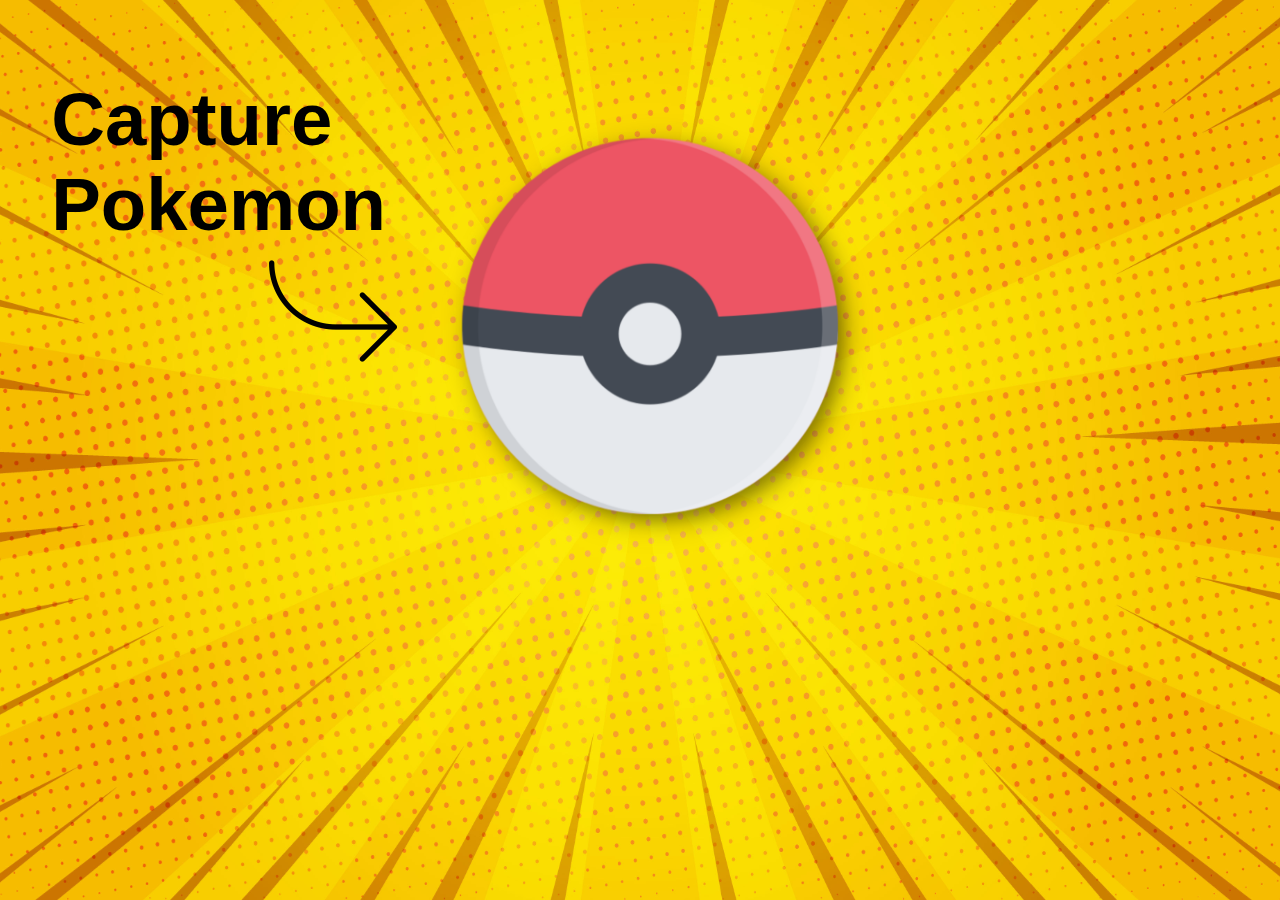
<file: index.html>
<!DOCTYPE html>
<html lang="pt-BR">

<head>
  <meta charset="utf-8">
  <meta name="viewport" content="width=device-width, initial-scale=1.0">
  <meta name="description" content="O lugar certo para você encontra o próximo Pokémon que vai capturar!">
  <title>CAPTURE POKÉMON</title>
  <link rel="stylesheet" href="styles.css" />
  <link rel="stylesheet" href="home.css" />
</head>

<body class="initial-home">
  <header></header>
  <main>
    <section class="position-section-home">
      <div class="position-home">
        <h1 class="title-home">Capture <br>Pokemon</h1>
        <img src="image/home-arrow.png" class="arrow">
      </div>
        <a href="card.html" class="position-pokeball">
          <img src="image/pokeball.png" alt ="Pokebola" class="pokeball">
        </a>
    </section>
    </main>

    <footer></footer>
</body>

</html>
</file>
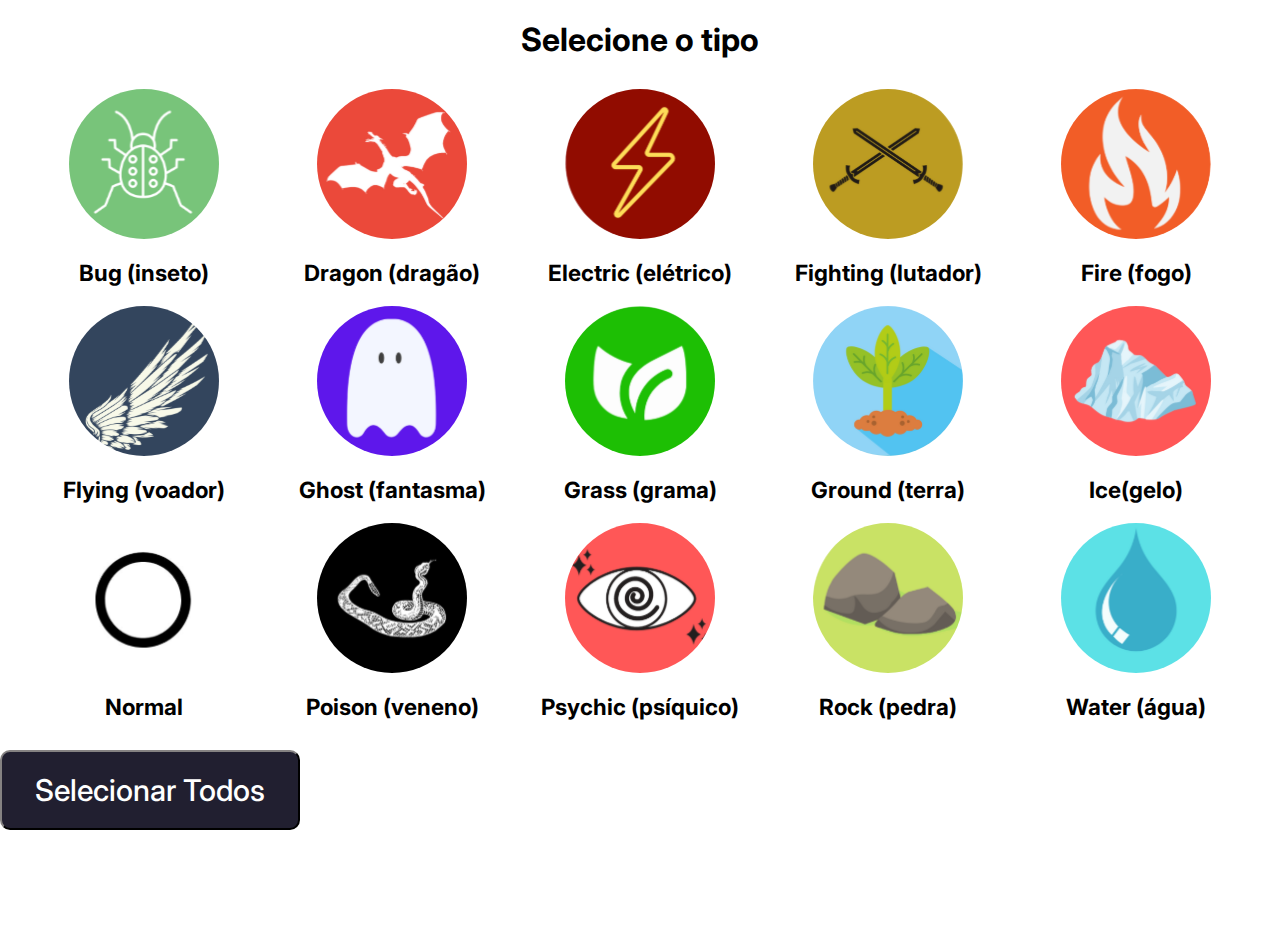
<file: src/types.html>
<!DOCTYPE html>
<html lang="pt-BR">

<head>
    <meta charset="UTF-8">
    <meta name="viewport" content="width=device-width, initial-scale=1.0">
    <meta name="description" content="O lugar certo para você encontra o próximo Pokémon que vai capturar!">
    <title>CAPTURE POKÉMON</title>
    <link rel="stylesheet" href="styles.css" />
    <link rel="stylesheet" href="types.css" />
</head>

<body class="types">
    <header>
        <img>
        <h1 class="selection">Selecione o tipo</h1>
    </header>

    <main>
        <section>
            <div class="types-pokemons">
                <div class="type-pokemon">
                    <img src="image/type-bug.svg" alt="Imagem de um inseto" class="image">
                    <h2 class="title">Bug (inseto)</h2>
                </div>
                <div class="type-pokemon">
                    <img src="image/type-dragon.svg" alt="Imagem de um dragão" class="image">
                    <h2 class="title">Dragon (dragão)</h2>
                </div>
                <div class="type-pokemon">
                    <img src="image/type-electric.svg" alt="Imagem de um raio" class="image">
                    <h2 class="title">Electric (elétrico)</h2>
                </div>
                <div class="type-pokemon">
                    <img src="image/type-fighting.svg" alt="Imagem de duas espadas" class="image">
                    <h2 class="title">Fighting (lutador)</h2>
                </div>
                <div class="type-pokemon">
                    <img src="image/type-fire.svg" alt="Imagem de uma chama" class="image">
                    <h2 class="title">Fire (fogo)</h2>
                </div>
                <div class="type-pokemon">
                    <img src="image/type-flying.svg" alt="Imagem de uma asa" class="image">
                    <h2 class="title">Flying (voador)</h2>
                </div>
                <div class="type-pokemon">
                    <img src="image/type-ghost.svg" alt="Imagem de um fantasma" class="image">
                    <h2 class="title">Ghost (fantasma)</h2>
                </div>
                <div class="type-pokemon">
                    <img src="image/type-grass.svg" alt="Imagem de uma grama" class="image">
                    <h2 class="title">Grass (grama)</h2>
                </div>
                <div class="type-pokemon">
                    <img src="image/type-ground.svg" alt="Imagem de uma folha na terra" class="image">
                    <h2 class="title">Ground (terra)</h2>
                </div>
                <div class="type-pokemon">
                    <img src="image/type-ice.svg" alt="Imagem de gelo" class="image">
                    <h2 class="title">Ice(gelo)</h2>
                </div>
                <div class="type-pokemon">
                    <img src="image/type-normal.svg" alt="Imagem de um círculo preto" class="image">
                    <h2 class="title">Normal</h2>
                </div>
                <div class="type-pokemon">
                    <img src="image/type-poison.svg" alt="Imagem de uma cobra" class="image">
                    <h2 class="title">Poison (veneno)</h2>
                </div>
                <div class="type-pokemon">
                    <img src="image/type-psychic.svg" alt="Imagem de um olho" class="image">
                    <h2 class="title">Psychic (psíquico)</h2>
                </div>
                <div class="type-pokemon">
                    <img src="image/type-rock.svg" alt="Imagem de duas rochas" class="image">
                    <h2 class="title">Rock (pedra)</h2>
                </div>
                <div class="type-pokemon">
                    <img src="image/type-water.svg" alt="Imagem de uma gota d'agua" class="image">
                    <h2 class="title">Water (água)</h2>
                </div>
            </div>
            <button class="btn"> Selecionar Todos</button>
        </section>
    </main>

    <footer></footer>

    <script src="main.js" type="module"></script>

</body>

</html>
</file>
<file: styles.css>
@import url("https://fonts.googleapis.com/css2?family=Inter:wght@300;400;500;600;700;800&display=swap");

* {
  margin: 0;
  padding: 0;
  box-sizing: border-box;
  text-decoration: none;
}

html {
  font-size: 62.5%;
  font-family: Inter, sans-serif;
}

body {
  font-size: 1.6rem;
}

.position-header {
  display: flex;
  justify-content: space-between;
  align-items: center;
  padding: 1em;
}

.logo {
  width: 10vw;
  max-width: 980px;
  margin: auto;
}

.menu-toggle{
  width: 10vw;
  height: 6vh;
  margin-right: 1em;
  border: none;
  background-color: #D98F07;
  box-shadow: 5px 10px 18px #888888;
}

.one,
.two,
.three{
  background-color: #000;
  height: 2px;
  width: 70%;
  margin: 8px auto;
  transition-duration: 0.3s;
}

.position-nav {
  display: none;
}

.menu-section.show{
  position: absolute;
  top: 0;
  left: 0; 
  width: 100vw;
  height: 100vh;
  background-color: #D98F07;
  z-index: 10;
  display: flex;
  justify-content: center;
  align-items: center;
}

.menu-section.show .position-nav{
  display:block;
}

.menu-section.show .menu-toggle{
  position: absolute;
  right: 0;
  top: 15px;
  box-shadow: none;
}

.menu-section.show .menu-toggle .one{
  transform: rotate(45deg) translate(7px,7px);
}

.menu-section.show .menu-toggle .two{
  opacity: 0;
}

.menu-section.show .menu-toggle .three{
  transform: rotate(-45deg) translate(6px,-7px);
}

.li-nav{
  list-style-type: none;
}

.menu-section.show .position-nav .options-menu{
  text-align: center;
  display: block;
  transition-duration: 0.5s;
  font-size: 3rem;
  font-weight: 800;
  line-height: 7rem;
  color: #000000;
}

@media screen and (min-width: 768px) {
  .menu-toggle{
    width: 8vw;
  }
}

@media only screen and (min-width: 992px) {
  .position-header{
    padding: 0em;
  }
  
  .logo {
    margin: 10px;
  }

  .menu-toggle{
    display: none;
  }

  .position-nav {
    display: flex;
    justify-content: flex-end;
    padding-top: 4em;
  }

  .menu {
    display: flex;
    padding: 20px;
    background-color: #ffb004;
    border: 2px solid #D98F07;
    width: 30vw;
    max-width: 980px;
    height: auto;
    border-radius: 10px 0 0 10px;
    box-shadow: 6px 5px 10px #949292;
  }

  .ul-nav{
    display: flex;
    gap: 60px;
  }

  .options-menu {
    font-weight: 500;
    color: #000000;
    cursor: pointer;
    padding: 5px;
  }
}

@media only screen and (min-width: 1200px) {
  .options-menu {
    font-size: 2rem;
  }  
}
</file>
<file: home.css>
.initial-home{
  height: auto;
  width: 100%;
  background-color: #d68d04;
  background-image: url("image/home-mobile-background.svg");
  background-repeat: no-repeat;
  background-position: center;
  position: relative;
  background-size: cover;
  background-attachment: fixed;
}

.position-section-home{
  display: flex;
  flex-direction: column;
  justify-content: center;
  align-items: center;
  gap: 65px;
  margin-top: 20%;
}

.title-home {
  font-family: 'black hans sans', sans-serif;
  font-size: calc(3vw + 3vh + 1vmin);
  font-weight: 700;
}

.arrow {
  display: none;
}

.position-pokeball{
  flex:2;
}

.pokeball {
  width: 75vw;
  cursor: pointer;
}

@media only screen and (min-width: 600px) {

  .position-section-home{
    gap: 10px;
    margin-top: 12%;
  }

  .pokeball {
    width: 55vw;
  }
}

@media only screen and (min-width: 768px) {

  .position-section-home{
    gap: 130px;
    margin-top: 12%;
  }

  .pokeball {
    width: 50vw;
  }
}

@media only screen and (min-width: 992px) {

  .initial-home {
    background-image: url("image/home-background.svg");
  }

  .position-section-home {
    flex-direction: row;
    justify-content: flex-start;
    align-items: stretch;
    gap: 15px;
    margin-top: 10%;
  }

  .position-home{
    margin-left: 4%;
  }

  .title-home {
    font-weight: 800;
  }

  .arrow {
    margin-left: 65%;
    width: 10vw;
    max-width: 980px;
    display: block;
  }

  .pokeball {
    width: 40vw;
  }  
}

@media only screen and (min-width: 1200px) {
  .position-section-home {
    margin-top: 6%;
  }
}
</file>
<file: src/styles.css>
@import url("https://fonts.googleapis.com/css2?family=Inter:wght@300;400;500;600;700;800&display=swap");

* {
  margin: 0;
  padding: 0;
  box-sizing: border-box;
  text-decoration: none;
}

html {
  font-size: 62.5%;
  font-family: Inter, sans-serif;
}

body {
  font-size: 1.6rem;
}

.position-header {
  display: flex;
  justify-content: space-between;
  align-items: center;
  padding: 1em;
}

.logo {
  width: 10vw;
  max-width: 980px;
  margin: auto;
}

.menu-toggle{
  width: 10vw;
  height: 6vh;
  margin-right: 1em;
  border: none;
  background-color: #D98F07;
  box-shadow: 5px 10px 18px #888888;
}

.one,
.two,
.three{
  background-color: #000;
  height: 2px;
  width: 70%;
  margin: 8px auto;
  transition-duration: 0.3s;
}

.position-nav {
  display: none;
}

.menu-section.show{
  position: absolute;
  top: 0;
  left: 0; 
  width: 100vw;
  height: 100vh;
  background-color: #D98F07;
  z-index: 10;
  display: flex;
  justify-content: center;
  align-items: center;
}

.menu-section.show .position-nav{
  display:block;
}

.menu-section.show .menu-toggle{
  position: absolute;
  right: 0;
  top: 15px;
  box-shadow: none;
}

.menu-section.show .menu-toggle .one{
  transform: rotate(45deg) translate(7px,7px);
}

.menu-section.show .menu-toggle .two{
  opacity: 0;
}

.menu-section.show .menu-toggle .three{
  transform: rotate(-45deg) translate(6px,-7px);
}

.li-nav{
  list-style-type: none;
}

.menu-section.show .position-nav .options-menu{
  text-align: center;
  display: block;
  transition-duration: 0.5s;
  font-size: 3rem;
  font-weight: 800;
  line-height: 7rem;
  color: #000000;
}

@media screen and (min-width: 768px) {
  .menu-toggle{
    width: 8vw;
  }
}

@media only screen and (min-width: 992px) {
  .position-header{
    padding: 0em;
  }
  
  .logo {
    margin: 10px;
  }

  .menu-toggle{
    display: none;
  }

  .position-nav {
    display: flex;
    justify-content: flex-end;
    padding-top: 4em;
  }

  .menu {
    display: flex;
    padding: 20px;
    background-color: #ffb004;
    border: 2px solid #D98F07;
    width: 30vw;
    max-width: 980px;
    height: auto;
    border-radius: 10px 0 0 10px;
    box-shadow: 6px 5px 10px #949292;
  }

  .ul-nav{
    display: flex;
    gap: 60px;
  }

  .options-menu {
    font-weight: 500;
    color: #000000;
    cursor: pointer;
    padding: 5px;
  }
}

@media only screen and (min-width: 1200px) {
  .options-menu {
    font-size: 2rem;
  }  
}
</file>
<file: src/types.css>
/*css types pokemons*/

.selection{
  display: grid;
  place-items: center;
}

.types-pokemons {
  display: grid;
  grid-template-columns: 1fr 1fr 1fr 1fr 1fr;
  gap: 20px;
  place-items: center;
  margin: 20px;
  padding: 10px;
}

.type-pokemon {
  display: flex;
  flex-direction: column;
  justify-content: center;
  align-items: center;
  gap: 20px;
  font-size: 15px;
}

.image{
  width: 150px;
}

.btn{
    width: 300px;
    height: 80px;
    background-color: #211F30;
    border-color: #313030;
    border-radius: 10px;
    font-family: Inter;
    font-weight: 500;
    font-size: 30px;
    color: #fff;
    cursor: pointer;
}

footer{
  margin-top: 100px;
}
</file>
